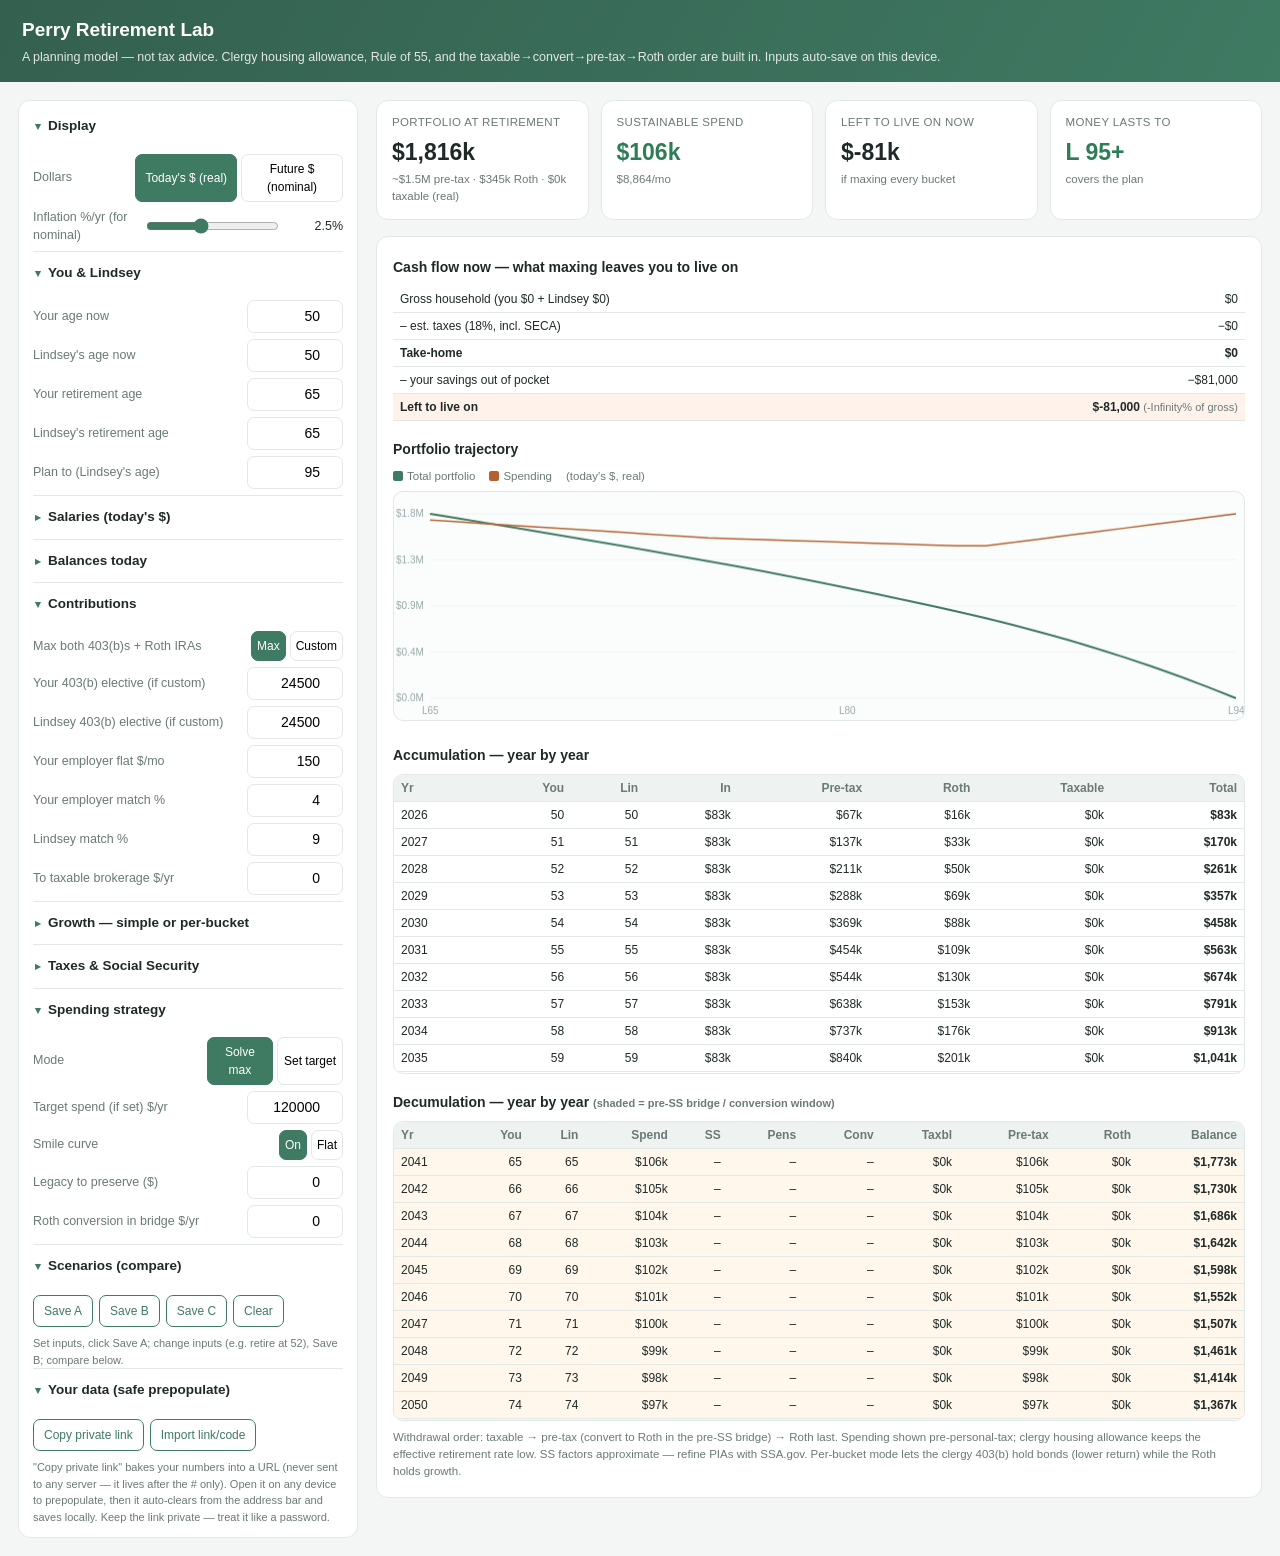
<file: retirement-lab/index.html>
<!DOCTYPE html>
<html lang="en">
<head>
<meta charset="utf-8"/>
<meta name="viewport" content="width=device-width, initial-scale=1"/>
<title>Perry Retirement Lab</title>
<style>
  :root{--bg:#f4f6f5;--card:#fff;--ink:#1f2a28;--mut:#6a7a76;--accent:#3f7a63;--line:#e2e8e5;--warn:#b4612f;--good:#2f7d57}
  *{box-sizing:border-box}
  body{margin:0;font:14px/1.5 -apple-system,BlinkMacSystemFont,"Segoe UI",Roboto,sans-serif;background:var(--bg);color:var(--ink)}
  header{background:linear-gradient(120deg,#34604f,#3f7a63);color:#fff;padding:16px 22px;position:sticky;top:0;z-index:5}
  header h1{margin:0;font-size:19px;font-weight:650}
  header p{margin:3px 0 0;opacity:.85;font-size:12.5px}
  .wrap{display:grid;grid-template-columns:340px 1fr;gap:18px;padding:18px;align-items:start}
  @media(max-width:900px){.wrap{grid-template-columns:1fr}}
  .panel{background:var(--card);border:1px solid var(--line);border-radius:12px;padding:4px 14px 12px}
  details{border-bottom:1px solid var(--line)} details:last-child{border-bottom:none}
  summary{cursor:pointer;font-weight:600;padding:11px 2px;font-size:13.5px;list-style:none}
  summary::-webkit-details-marker{display:none}
  summary::before{content:"▸";color:var(--accent);margin-right:7px;font-size:11px}
  details[open] summary::before{content:"▾"}
  .row{display:flex;align-items:center;justify-content:space-between;gap:8px;margin:6px 0}
  .row label{color:var(--mut);font-size:12.5px;flex:1}
  .row input[type=number]{width:96px;padding:5px 7px;border:1px solid var(--line);border-radius:7px;text-align:right;font:inherit}
  .row select{padding:5px 7px;border:1px solid var(--line);border-radius:7px;font:inherit}
  .row input[type=range]{flex:1.3;accent-color:var(--accent)}
  .rngval{width:54px;text-align:right;font-variant-numeric:tabular-nums;font-size:12.5px}
  .seg{display:flex;gap:4px} .seg button{flex:1;padding:5px;border:1px solid var(--line);background:#fff;border-radius:7px;cursor:pointer;font:inherit;font-size:12px}
  .seg button.on{background:var(--accent);color:#fff;border-color:var(--accent)}
  .cards{display:grid;grid-template-columns:repeat(auto-fit,minmax(150px,1fr));gap:12px;margin-bottom:16px}
  .kpi{background:var(--card);border:1px solid var(--line);border-radius:12px;padding:13px 15px}
  .kpi .lbl{color:var(--mut);font-size:11.5px;text-transform:uppercase;letter-spacing:.03em}
  .kpi .val{font-size:23px;font-weight:680;margin-top:3px;font-variant-numeric:tabular-nums}
  .kpi .sub{font-size:11.5px;color:var(--mut);margin-top:2px}
  .kpi.good .val{color:var(--good)} .kpi.warn .val{color:var(--warn)}
  .panel.results{padding:16px}
  h3{margin:18px 0 8px;font-size:14px} h3:first-child{margin-top:4px}
  canvas{width:100%;height:230px;border:1px solid var(--line);border-radius:10px;background:#fbfdfc}
  table{width:100%;border-collapse:collapse;font-size:12px;font-variant-numeric:tabular-nums}
  th,td{padding:4px 7px;text-align:right;border-bottom:1px solid var(--line);white-space:nowrap}
  th{position:sticky;top:0;background:#eef3f1;color:var(--mut);font-weight:600}
  td:first-child,th:first-child{text-align:left}
  .scroll{max-height:300px;overflow:auto;border:1px solid var(--line);border-radius:10px}
  .phase-bridge{background:#fff7ec}.phase-ss{background:#eef6f1}
  .note{font-size:11.5px;color:var(--mut);margin:8px 0 0}
  .legend{display:flex;gap:14px;font-size:11.5px;color:var(--mut);margin:6px 0}
  .legend i{display:inline-block;width:10px;height:10px;border-radius:2px;margin-right:4px;vertical-align:-1px}
  .hint{font-size:11px;color:var(--mut)} .btns{display:flex;gap:6px;margin:8px 0}
  .btns button{padding:6px 10px;border:1px solid var(--accent);background:#fff;color:var(--accent);border-radius:7px;cursor:pointer;font:inherit;font-size:12px}
  .btns button:hover{background:var(--accent);color:#fff}
  .cmp td.hl{font-weight:650}
</style>
</head>
<body>
<header>
  <h1>Perry Retirement Lab</h1>
  <p>A planning model — not tax advice. Clergy housing allowance, Rule of 55, and the taxable→convert→pre-tax→Roth order are built in. Inputs auto-save on this device.</p>
</header>
<div class="wrap">
  <div class="panel" id="inputs">
    <details open><summary>Display</summary>
      <div class="row"><label>Dollars</label><div class="seg" id="dispSeg"><button data-v="real" class="on">Today's $ (real)</button><button data-v="nom">Future $ (nominal)</button></div></div>
      <div class="row"><label>Inflation %/yr (for nominal)</label><input type="range" id="infl" min="1.5" max="4" step="0.1" value="2.5"><span class="rngval" id="inflv"></span></div>
    </details>
    <details open><summary>You &amp; Lindsey</summary>
      <div class="row"><label>Your age now</label><input type="number" id="jAge" value="50" step="0.5"></div>
      <div class="row"><label>Lindsey's age now</label><input type="number" id="lAge" value="50"></div>
      <div class="row"><label>Your retirement age</label><input type="number" id="jRet" value="65" step="0.5"></div>
      <div class="row"><label>Lindsey's retirement age</label><input type="number" id="lRet" value="65"></div>
      <div class="row"><label>Plan to (Lindsey's age)</label><input type="number" id="horizon" value="95"></div>
    </details>
    <details><summary>Salaries (today's $)</summary>
      <div class="row"><label>Your comp (salary+housing)</label><input type="number" id="jSal" value="0" step="1000"></div>
      <div class="row"><label>Lindsey's salary</label><input type="number" id="lSal" value="0" step="1000"></div>
      <div class="row"><label>Real salary growth %/yr</label><input type="range" id="salG" min="0" max="3" step="0.1" value="0.5"><span class="rngval" id="salGv"></span></div>
    </details>
    <details><summary>Balances today</summary>
      <div class="row"><label>Your 403(b)/UMPIP</label><input type="number" id="j403" value="0"></div>
      <div class="row"><label>Your Roth</label><input type="number" id="jRoth" value="0"></div>
      <div class="row"><label>Your rollover IRA</label><input type="number" id="jIRA" value="0"></div>
      <div class="row"><label>Lindsey 403(b)</label><input type="number" id="l403" value="0"></div>
      <div class="row"><label>Lindsey Roth</label><input type="number" id="lRoth" value="0"></div>
      <div class="row"><label>Lindsey rollover IRA</label><input type="number" id="lIRA" value="0"></div>
      <div class="row"><label>Joint taxable</label><input type="number" id="tax0" value="0"></div>
    </details>
    <details open><summary>Contributions</summary>
      <div class="row"><label>Max both 403(b)s + Roth IRAs</label><div class="seg" id="maxSeg"><button data-v="1" class="on">Max</button><button data-v="0">Custom</button></div></div>
      <div class="row"><label>Your 403(b) elective (if custom)</label><input type="number" id="j403c" value="24500"></div>
      <div class="row"><label>Lindsey 403(b) elective (if custom)</label><input type="number" id="l403c" value="24500"></div>
      <div class="row"><label>Your employer flat $/mo</label><input type="number" id="empFlat" value="150"></div>
      <div class="row"><label>Your employer match %</label><input type="number" id="empPct" value="4" step="0.5"></div>
      <div class="row"><label>Lindsey match %</label><input type="number" id="lMatch" value="9" step="0.5"></div>
      <div class="row"><label>To taxable brokerage $/yr</label><input type="number" id="taxAdd" value="0" step="1000"></div>
    </details>
    <details><summary>Growth — simple or per-bucket</summary>
      <div class="row"><label>Mode</label><div class="seg" id="allocSeg"><button data-v="0" class="on">Simple</button><button data-v="1">Per-bucket</button></div></div>
      <div class="row"><label>Simple: real return accumulating %</label><input type="range" id="accR" min="2" max="7" step="0.25" value="5"><span class="rngval" id="accRv"></span></div>
      <div class="row"><label>Simple: real return in retirement %</label><input type="range" id="decR" min="1.5" max="6" step="0.25" value="3.5"><span class="rngval" id="decRv"></span></div>
      <div class="hint" style="margin-top:6px"><b>Per-bucket</b> (real returns): equity & bond, then equity% per bucket.</div>
      <div class="row"><label>Equity real return %</label><input type="range" id="eqR" min="3" max="9" step="0.25" value="6"><span class="rngval" id="eqRv"></span></div>
      <div class="row"><label>Bond real return %</label><input type="range" id="bdR" min="0" max="4" step="0.25" value="2"><span class="rngval" id="bdRv"></span></div>
      <div class="row"><label>Equity % — pre-tax (clergy: low)</label><input type="range" id="eqPre" min="0" max="100" step="5" value="40"><span class="rngval" id="eqPrev"></span></div>
      <div class="row"><label>Equity % — Roth (growth here)</label><input type="range" id="eqRoth" min="0" max="100" step="5" value="90"><span class="rngval" id="eqRothv"></span></div>
      <div class="row"><label>Equity % — taxable</label><input type="range" id="eqTax" min="0" max="100" step="5" value="70"><span class="rngval" id="eqTaxv"></span></div>
    </details>
    <details><summary>Taxes &amp; Social Security</summary>
      <div class="row"><label>Effective tax rate, working %</label><input type="range" id="taxW" min="5" max="35" step="1" value="18"><span class="rngval" id="taxWv"></span></div>
      <div class="row"><label>Your PIA @67 ($/yr)</label><input type="number" id="jPIA" value="0"></div>
      <div class="row"><label>Lindsey PIA @67 ($/yr)</label><input type="number" id="lPIA" value="0"></div>
      <div class="row"><label>You claim at</label><select id="jClaim"><option>62</option><option selected>67</option><option>70</option></select></div>
      <div class="row"><label>Lindsey claims at</label><select id="lClaim"><option>62</option><option selected>67</option><option>70</option></select></div>
      <div class="row"><label>Frozen DB pension $/yr</label><input type="number" id="pension" value="0"></div>
      <div class="row"><label>Pension starts (your age)</label><input type="number" id="penAge" value="65"></div>
    </details>
    <details open><summary>Spending strategy</summary>
      <div class="row"><label>Mode</label><div class="seg" id="spendSeg"><button data-v="solve" class="on">Solve max</button><button data-v="set">Set target</button></div></div>
      <div class="row"><label>Target spend (if set) $/yr</label><input type="number" id="spendTgt" value="120000" step="5000"></div>
      <div class="row"><label>Smile curve</label><div class="seg" id="smileSeg"><button data-v="1" class="on">On</button><button data-v="0">Flat</button></div></div>
      <div class="row"><label>Legacy to preserve ($)</label><input type="number" id="legacy" value="0" step="100000"></div>
      <div class="row"><label>Roth conversion in bridge $/yr</label><input type="number" id="conv" value="0" step="10000"></div>
    </details>
    <details open><summary>Scenarios (compare)</summary>
      <div class="btns"><button onclick="snap('A')">Save A</button><button onclick="snap('B')">Save B</button><button onclick="snap('C')">Save C</button><button onclick="clearSnaps()">Clear</button></div>
      <div class="hint">Set inputs, click Save A; change inputs (e.g. retire at 52), Save B; compare below.</div>
    </details>
    <details open><summary>Your data (safe prepopulate)</summary>
      <div class="btns"><button id="expBtn">Copy private link</button><button id="impBtn">Import link/code</button></div>
      <div class="hint">"Copy private link" bakes your numbers into a URL (never sent to any server — it lives after the # only). Open it on any device to prepopulate, then it auto-clears from the address bar and saves locally. Keep the link private — treat it like a password.</div>
    </details>
  </div>

  <div>
    <div class="cards" id="kpis"></div>
    <div class="panel results">
      <h3>Cash flow now — what maxing leaves you to live on</h3>
      <div id="cashflow"></div>
      <div id="cmpWrap" style="display:none"><h3>Scenario compare</h3><table class="cmp" id="cmpTbl"></table></div>
      <h3>Portfolio trajectory</h3>
      <div class="legend"><span><i style="background:#3f7a63"></i>Total portfolio</span><span><i style="background:#b4612f"></i>Spending</span><span id="modeLbl"></span></div>
      <canvas id="chart" width="900" height="230"></canvas>
      <h3>Accumulation — year by year</h3>
      <div class="scroll"><table id="accTbl"></table></div>
      <h3>Decumulation — year by year <span class="hint">(shaded = pre-SS bridge / conversion window)</span></h3>
      <div class="scroll"><table id="decTbl"></table></div>
      <p class="note" id="caveat"></p>
    </div>
  </div>
</div>
<script>
const $=id=>document.getElementById(id);
const ELECT=24500,CU=8000,SUPER=11250,RIRA=7000,RIRA_CU=1000;
const elective=a=>a>=60&&a<=63?ELECT+SUPER:a>=50?ELECT+CU:ELECT;
const rothIRA=a=>a>=50?RIRA+RIRA_CU:RIRA;
const ssF=c=>{c=+c;return c<=62?.70:c>=70?1.24:c>=67?1+0.08*(c-67):1-(67-c)*0.0625;};
const smile=(al,on)=>!on?1:al<65?1:al<75?1-0.01*(al-65):al<85?0.90-0.005*(al-75):0.855+0.02*(al-85);
const S={maxC:1,spendMode:'solve',smile:1,alloc:0,disp:'real'};
const FIELDS=['jAge','lAge','jRet','lRet','horizon','jSal','lSal','salG','j403','jRoth','jIRA','l403','lRoth','lIRA','tax0','j403c','l403c','empFlat','empPct','lMatch','taxAdd','accR','decR','eqR','bdR','eqPre','eqRoth','eqTax','taxW','jPIA','lPIA','jClaim','lClaim','pension','penAge','spendTgt','legacy','conv','infl'];

function readInputs(){
  const g=id=>parseFloat($(id).value)||0;
  const p={jAge:g('jAge'),lAge:g('lAge'),jRet:g('jRet'),lRet:g('lRet'),horizon:g('horizon'),
    jSal:g('jSal'),lSal:g('lSal'),salG:g('salG')/100,
    j403:g('j403'),jRoth:g('jRoth'),jIRA:g('jIRA'),l403:g('l403'),lRoth:g('lRoth'),lIRA:g('lIRA'),tax0:g('tax0'),
    maxC:S.maxC,j403c:g('j403c'),l403c:g('l403c'),empFlat:g('empFlat'),empPct:g('empPct')/100,lMatch:g('lMatch')/100,taxAdd:g('taxAdd'),
    alloc:S.alloc,accR:g('accR')/100,decR:g('decR')/100,eqR:g('eqR')/100,bdR:g('bdR')/100,eqPre:g('eqPre')/100,eqRoth:g('eqRoth')/100,eqTax:g('eqTax')/100,
    taxW:g('taxW')/100,jPIA:g('jPIA'),lPIA:g('lPIA'),jClaim:+$('jClaim').value,lClaim:+$('lClaim').value,pension:g('pension'),penAge:g('penAge'),
    spendMode:S.spendMode,spendTgt:g('spendTgt'),smile:S.smile,legacy:g('legacy'),conv:g('conv'),disp:S.disp,infl:g('infl')/100};
  // bucket returns
  if(p.alloc){ p.rPre=p.eqPre*p.eqR+(1-p.eqPre)*p.bdR; p.rRoth=p.eqRoth*p.eqR+(1-p.eqRoth)*p.bdR; p.rTax=p.eqTax*p.eqR+(1-p.eqTax)*p.bdR; }
  else { p.rPre=p.rRoth=p.rTax=p.accR; }
  p.rPreD=p.alloc?p.rPre:p.decR; p.rRothD=p.alloc?p.rRoth:p.decR; p.rTaxD=p.alloc?p.rTax:p.decR;
  return p;
}

function accumulate(p){
  let pre=p.j403+p.jIRA+p.l403+p.lIRA,roth=p.jRoth+p.lRoth,tax=p.tax0;
  const rows=[],yrs=Math.ceil(Math.max(p.jRet-p.jAge,p.lRet-p.lAge)); let js=p.jSal,ls=p.lSal;
  for(let t=0;t<yrs;t++){
    const ja=p.jAge+t,la=p.lAge+t,jW=ja<p.jRet,lW=la<p.lRet;
    const jEl=jW?(p.maxC?elective(ja):p.j403c):0, lEl=lW?(p.maxC?elective(la):p.l403c):0;
    const jEmp=jW?(p.empFlat*12+p.empPct*js):0, lEmp=lW?(p.lMatch*ls):0;
    const jR=jW&&p.maxC?rothIRA(ja):0, lR=lW&&p.maxC?rothIRA(la):0, tAdd=(jW||lW)?p.taxAdd:0;
    pre=pre*(1+p.rPre)+jEl+lEl+jEmp+lEmp; roth=roth*(1+p.rRoth)+jR+lR; tax=tax*(1+p.rTax)+tAdd;
    rows.push({yr:2026+t,ja,la,cin:jEl+lEl+jEmp+lEmp+jR+lR+tAdd,pre,roth,tax,tot:pre+roth+tax}); js*=1+p.salG;ls*=1+p.salG;
  }
  return {rows,pre,roth,tax,start:pre+roth+tax,retYr:2026+yrs};
}

function decumulate(p,acc,spend){
  let pre=acc.pre,roth=acc.roth,tax=acc.tax; const rows=[]; let dep=null;
  const years=Math.round(p.horizon-p.lRet);
  for(let k=0;k<years;k++){
    const ja=p.jRet+k,la=p.lRet+k;
    pre*=1+p.rPreD; roth*=1+p.rRothD; tax*=1+p.rTaxD;
    const ss=(ja>=p.jClaim?p.jPIA*ssF(p.jClaim):0)+(la>=p.lClaim?p.lPIA*ssF(p.lClaim):0), pen=ja>=p.penAge?p.pension:0;
    let conv=0; if(p.conv>0&&ss<=0&&pre>0){conv=Math.min(p.conv,pre);pre-=conv;roth+=conv;tax-=conv*0.12;}
    const need=Math.max(0,spend*smile(la,p.smile)-ss-pen);
    let rem=need; const tk=Math.min(rem,Math.max(0,tax));tax-=tk;rem-=tk;
    const pk=Math.min(rem,Math.max(0,pre));pre-=pk;rem-=pk;
    const rk=Math.min(rem,Math.max(0,roth));roth-=rk;rem-=rk;
    const bal=pre+roth+tax; if(bal<=0&&dep===null)dep=la;
    rows.push({yr:acc.retYr+k,ja,la,spend:spend*smile(la,p.smile),ss,pen,conv,fromT:tk,fromP:pk,fromR:rk,pre:Math.max(0,pre),roth:Math.max(0,roth),tax:Math.max(0,tax),bal:Math.max(0,bal),bridge:ss<=0});
    if(rem>0)break;
  }
  const end=rows.length?rows[rows.length-1].bal:0;
  return {rows,ok:dep===null&&end>=p.legacy,dep,end};
}
const solveSpend=(p,acc)=>{let lo=10000,hi=400000;for(let i=0;i<46;i++){const m=(lo+hi)/2;decumulate(p,acc,m).ok?lo=m:hi=m;}return lo;};

// nominal display: multiply real value by (1+infl)^(yr-2026)
function disp(p){ return (v,yr)=> p.disp==='nom'? v*Math.pow(1+p.infl,(yr||2026)-2026): v; }
const fk=n=>'$'+Math.round(n/1000).toLocaleString()+'k';
const f0=n=>'$'+Math.round(n).toLocaleString();

function compute(p){ const acc=accumulate(p); const spend=p.spendMode==='solve'?solveSpend(p,acc):p.spendTgt; const dec=decumulate(p,acc,spend); return {acc,spend,dec}; }

function drawChart(dec,p){
  const c=$('chart'),x=c.getContext('2d'),W=c.width=c.clientWidth,H=c.height; x.clearRect(0,0,W,H); if(!dec.rows.length)return;
  const D=disp(p); const bals=dec.rows.map(r=>D(r.bal,r.yr)), sps=dec.rows.map(r=>D(r.spend,r.yr));
  const maxBal=Math.max(...bals,1),maxSp=Math.max(...sps,1),n=dec.rows.length,pad=36;
  const px=i=>pad+(W-pad-8)*i/(n-1),py=v=>H-22-(H-44)*v/maxBal;
  x.strokeStyle='#eef3f1';x.fillStyle='#9aa';x.font='10px sans-serif';
  for(let g=0;g<=4;g++){const v=maxBal*g/4,y=py(v);x.beginPath();x.moveTo(pad,y);x.lineTo(W-8,y);x.stroke();x.fillText('$'+(v/1e6).toFixed(1)+'M',2,y+3);}
  x.strokeStyle='#3f7a63';x.lineWidth=2;x.beginPath();bals.forEach((v,i)=>{const X=px(i),Y=py(v);i?x.lineTo(X,Y):x.moveTo(X,Y);});x.stroke();
  x.strokeStyle='#b4612f';x.lineWidth=1.5;x.beginPath();sps.forEach((v,i)=>{const X=px(i),Y=py(v/maxSp*maxBal);i?x.lineTo(X,Y):x.moveTo(X,Y);});x.stroke();
  x.fillStyle='#9aa';[0,Math.floor(n/2),n-1].forEach(i=>x.fillText('L'+Math.round(dec.rows[i].la),px(i)-8,H-6));
}

let snaps={};
function snap(k){ snaps[k]={p:JSON.parse(JSON.stringify(readInputs())), label:k}; renderCompare(); }
function clearSnaps(){ snaps={}; renderCompare(); }
function renderCompare(){
  const keys=Object.keys(snaps); const wrap=$('cmpWrap');
  if(!keys.length){wrap.style.display='none';return;} wrap.style.display='block';
  const cols=keys.map(k=>{const p=snaps[k].p; const {acc,spend,dec}=compute(p); return {k,p,acc,spend,dec};});
  const D=p=>disp(p);
  const r=(lbl,fn)=>`<tr><td>${lbl}</td>${cols.map(c=>`<td>${fn(c)}</td>`).join('')}</tr>`;
  $('cmpTbl').innerHTML=`<tr><th>Scenario</th>${cols.map(c=>`<th>${c.k}</th>`).join('')}</tr>`+
    r('Retire (you / Lindsey)',c=>`${c.p.jRet} / ${c.p.lRet}`)+
    r('SS claim (you / Lin)',c=>`${c.p.jClaim} / ${c.p.lClaim}`)+
    r('Portfolio at retirement',c=>fk(D(c.p)(c.acc.start,c.acc.retYr)))+
    `<tr class="cmp"><td class="hl">${cols[0]&&cols[0].p.spendMode==='solve'?'Sustainable spend':'Target spend'}</td>${cols.map(c=>`<td class="hl">${fk(D(c.p)(c.spend,c.acc.retYr))}</td>`).join('')}</tr>`+
    r('Money lasts to (L age)',c=>c.dec.dep?('L'+Math.round(c.dec.dep)):('L'+c.p.horizon+'+'))+
    r('Left to live on (now)',c=>{const oop=(c.p.maxC?elective(c.p.jAge):c.p.j403c)+(c.p.maxC?elective(c.p.lAge):c.p.l403c)+(c.p.maxC?rothIRA(c.p.jAge)+rothIRA(c.p.lAge):0)+c.p.taxAdd;return fk((c.p.jSal+c.p.lSal)*(1-c.p.taxW)-oop);});
}

function render(){
  const p=readInputs(); const D=disp(p); const {acc,spend,dec}=compute(p);
  // persist
  const store={}; FIELDS.forEach(f=>store[f]=$(f)?$(f).value:null); store._S=S; store._snaps=snaps;
  try{localStorage.setItem('perryLab',JSON.stringify(store));}catch(e){}
  // cash flow now
  const gross=p.jSal+p.lSal;
  const oop=(p.maxC?elective(p.jAge):p.j403c)+(p.maxC?elective(p.lAge):p.l403c)+(p.maxC?rothIRA(p.jAge)+rothIRA(p.lAge):0)+p.taxAdd;
  const tax=gross*p.taxW,take=gross-tax,live=take-oop;
  $('cashflow').innerHTML=`<table>
    <tr><td>Gross household (you ${f0(p.jSal)} + Lindsey ${f0(p.lSal)})</td><td>${f0(gross)}</td></tr>
    <tr><td>– est. taxes (${Math.round(p.taxW*100)}%, incl. SECA)</td><td>−${f0(tax)}</td></tr>
    <tr><td><b>Take-home</b></td><td><b>${f0(take)}</b></td></tr>
    <tr><td>– your savings out of pocket</td><td>−${f0(oop)}</td></tr>
    <tr style="background:${live<60000?'#fff2ea':'#eef6f1'}"><td><b>Left to live on</b></td><td><b>${f0(live)}</b> <span class="hint">(${Math.round(live/gross*100)}% of gross)</span></td></tr></table>`;
  // KPIs
  const d=dec.dep, sl=p.disp==='nom'?' (then-$)':'';
  $('kpis').innerHTML=`
    <div class="kpi"><div class="lbl">Portfolio at retirement${sl}</div><div class="val">${fk(D(acc.start,acc.retYr))}</div><div class="sub">~$${(acc.pre/1e6).toFixed(1)}M pre-tax · $${Math.round(acc.roth/1e3)}k Roth · $${Math.round(acc.tax/1e3)}k taxable (real)</div></div>
    <div class="kpi ${p.spendMode==='solve'?'good':''}"><div class="lbl">${p.spendMode==='solve'?'Sustainable spend':'Target spend'}${sl}</div><div class="val">${fk(D(spend,acc.retYr))}</div><div class="sub">${f0(D(spend,acc.retYr)/12)}/mo</div></div>
    <div class="kpi"><div class="lbl">Left to live on now</div><div class="val">${fk(live)}</div><div class="sub">if maxing every bucket</div></div>
    <div class="kpi ${d&&d<p.horizon?'warn':'good'}"><div class="lbl">Money lasts to</div><div class="val">${d?('L '+Math.round(d)):'L '+p.horizon+'+'}</div><div class="sub">${d&&d<p.horizon?'depletes early — lower spend':'covers the plan'}</div></div>`;
  $('accTbl').innerHTML='<tr><th>Yr</th><th>You</th><th>Lin</th><th>In</th><th>Pre-tax</th><th>Roth</th><th>Taxable</th><th>Total</th></tr>'+
    acc.rows.map(r=>`<tr><td>${r.yr}</td><td>${r.ja}</td><td>${r.la}</td><td>${fk(D(r.cin,r.yr))}</td><td>${fk(D(r.pre,r.yr))}</td><td>${fk(D(r.roth,r.yr))}</td><td>${fk(D(r.tax,r.yr))}</td><td><b>${fk(D(r.tot,r.yr))}</b></td></tr>`).join('');
  $('decTbl').innerHTML='<tr><th>Yr</th><th>You</th><th>Lin</th><th>Spend</th><th>SS</th><th>Pens</th><th>Conv</th><th>Taxbl</th><th>Pre-tax</th><th>Roth</th><th>Balance</th></tr>'+
    dec.rows.map(r=>`<tr class="${r.bridge?'phase-bridge':'phase-ss'}"><td>${r.yr}</td><td>${Math.round(r.ja)}</td><td>${r.la}</td><td>${fk(D(r.spend,r.yr))}</td><td>${r.ss?fk(D(r.ss,r.yr)):'–'}</td><td>${r.pen?fk(D(r.pen,r.yr)):'–'}</td><td>${r.conv?fk(D(r.conv,r.yr)):'–'}</td><td>${fk(D(r.fromT,r.yr))}</td><td>${fk(D(r.fromP,r.yr))}</td><td>${fk(D(r.fromR,r.yr))}</td><td><b>${fk(D(r.bal,r.yr))}</b></td></tr>`).join('');
  $('modeLbl').textContent=p.disp==='nom'?'(future/nominal $, '+Math.round(p.infl*100*10)/10+'% infl)':'(today\'s $, real)';
  drawChart(dec,p); renderCompare();
  $('caveat').textContent="Withdrawal order: taxable → pre-tax (convert to Roth in the pre-SS bridge) → Roth last. Spending shown pre-personal-tax; clergy housing allowance keeps the effective retirement rate low. SS factors approximate — refine PIAs with SSA.gov. Per-bucket mode lets the clergy 403(b) hold bonds (lower return) while the Roth holds growth.";
  // sync slider labels
  [['salG','%'],['accR','%'],['decR','%'],['taxW','%'],['eqR','%'],['bdR','%'],['eqPre','%'],['eqRoth','%'],['eqTax','%'],['infl','%']].forEach(([id,u])=>{const e=$(id+'v');if(e)e.textContent=$(id).value+u;});
}

function seg(id,key,cast){ $(id).querySelectorAll('button').forEach(b=>b.onclick=()=>{$(id).querySelectorAll('button').forEach(x=>x.classList.remove('on'));b.classList.add('on');S[key]=cast?cast(b.dataset.v):b.dataset.v;render();}); }
seg('maxSeg','maxC',v=>+v); seg('spendSeg','spendMode'); seg('smileSeg','smile',v=>+v); seg('allocSeg','alloc',v=>+v); seg('dispSeg','disp');
// restore saved
try{const s=JSON.parse(localStorage.getItem('perryLab'));if(s){FIELDS.forEach(f=>{if($(f)&&s[f]!=null)$(f).value=s[f];});if(s._S)Object.assign(S,s._S);if(s._snaps)snaps=s._snaps;
  // reflect segmented state
  [['maxSeg','maxC'],['spendSeg','spendMode'],['smileSeg','smile'],['allocSeg','alloc'],['dispSeg','disp']].forEach(([id,k])=>{$(id).querySelectorAll('button').forEach(b=>b.classList.toggle('on',String(b.dataset.v)===String(S[k])));});
}}catch(e){}
// ---- safe prepopulate: data lives in the link (after #, never sent to server) + localStorage ----
const b64e=o=>btoa(unescape(encodeURIComponent(JSON.stringify(o)))).replace(/\+/g,'-').replace(/\//g,'_').replace(/=+$/,'');
const b64d=s=>JSON.parse(decodeURIComponent(escape(atob(s.replace(/-/g,'+').replace(/_/g,'/')))));
const gatherData=()=>{const fields={};FIELDS.forEach(f=>{if($(f))fields[f]=$(f).value;});return {fields,S,snaps};};
function applyData(o){try{
  if(o.fields)FIELDS.forEach(f=>{if($(f)&&o.fields[f]!=null)$(f).value=o.fields[f];});
  if(o.S)Object.assign(S,o.S); if(o.snaps)snaps=o.snaps;
  [['maxSeg','maxC'],['spendSeg','spendMode'],['smileSeg','smile'],['allocSeg','alloc'],['dispSeg','disp']].forEach(([id,k])=>{$(id).querySelectorAll('button').forEach(b=>b.classList.toggle('on',String(b.dataset.v)===String(S[k])));});
  render();
}catch(e){alert('Could not load data: '+e.message);}}
$('expBtn').onclick=()=>{const link=location.origin+location.pathname+'#d='+b64e(gatherData());
  (navigator.clipboard?navigator.clipboard.writeText(link):Promise.reject()).then(()=>alert('Private prepopulate link copied. Keep it private — it contains your numbers. Open it on any device to load.'),()=>prompt('Copy your private link:',link));};
$('impBtn').onclick=()=>{const s=prompt('Paste a prepopulate link or code:');if(!s)return;const m=s.match(/#d=(.+)$/);applyData(b64d(m?m[1]:s.trim()));};
// auto-load from URL hash, then clean the address bar so the bare bookmark carries no data
(function(){const m=location.hash.match(/^#d=(.+)$/);if(m){try{applyData(b64d(m[1]));history.replaceState(null,'',location.pathname+location.search);}catch(e){console.warn('hash load failed',e);}}})();
document.querySelectorAll('#inputs input, #inputs select').forEach(el=>el.addEventListener('input',render));
render(); window.addEventListener('resize',render);
</script>
</body>
</html>
</file>
